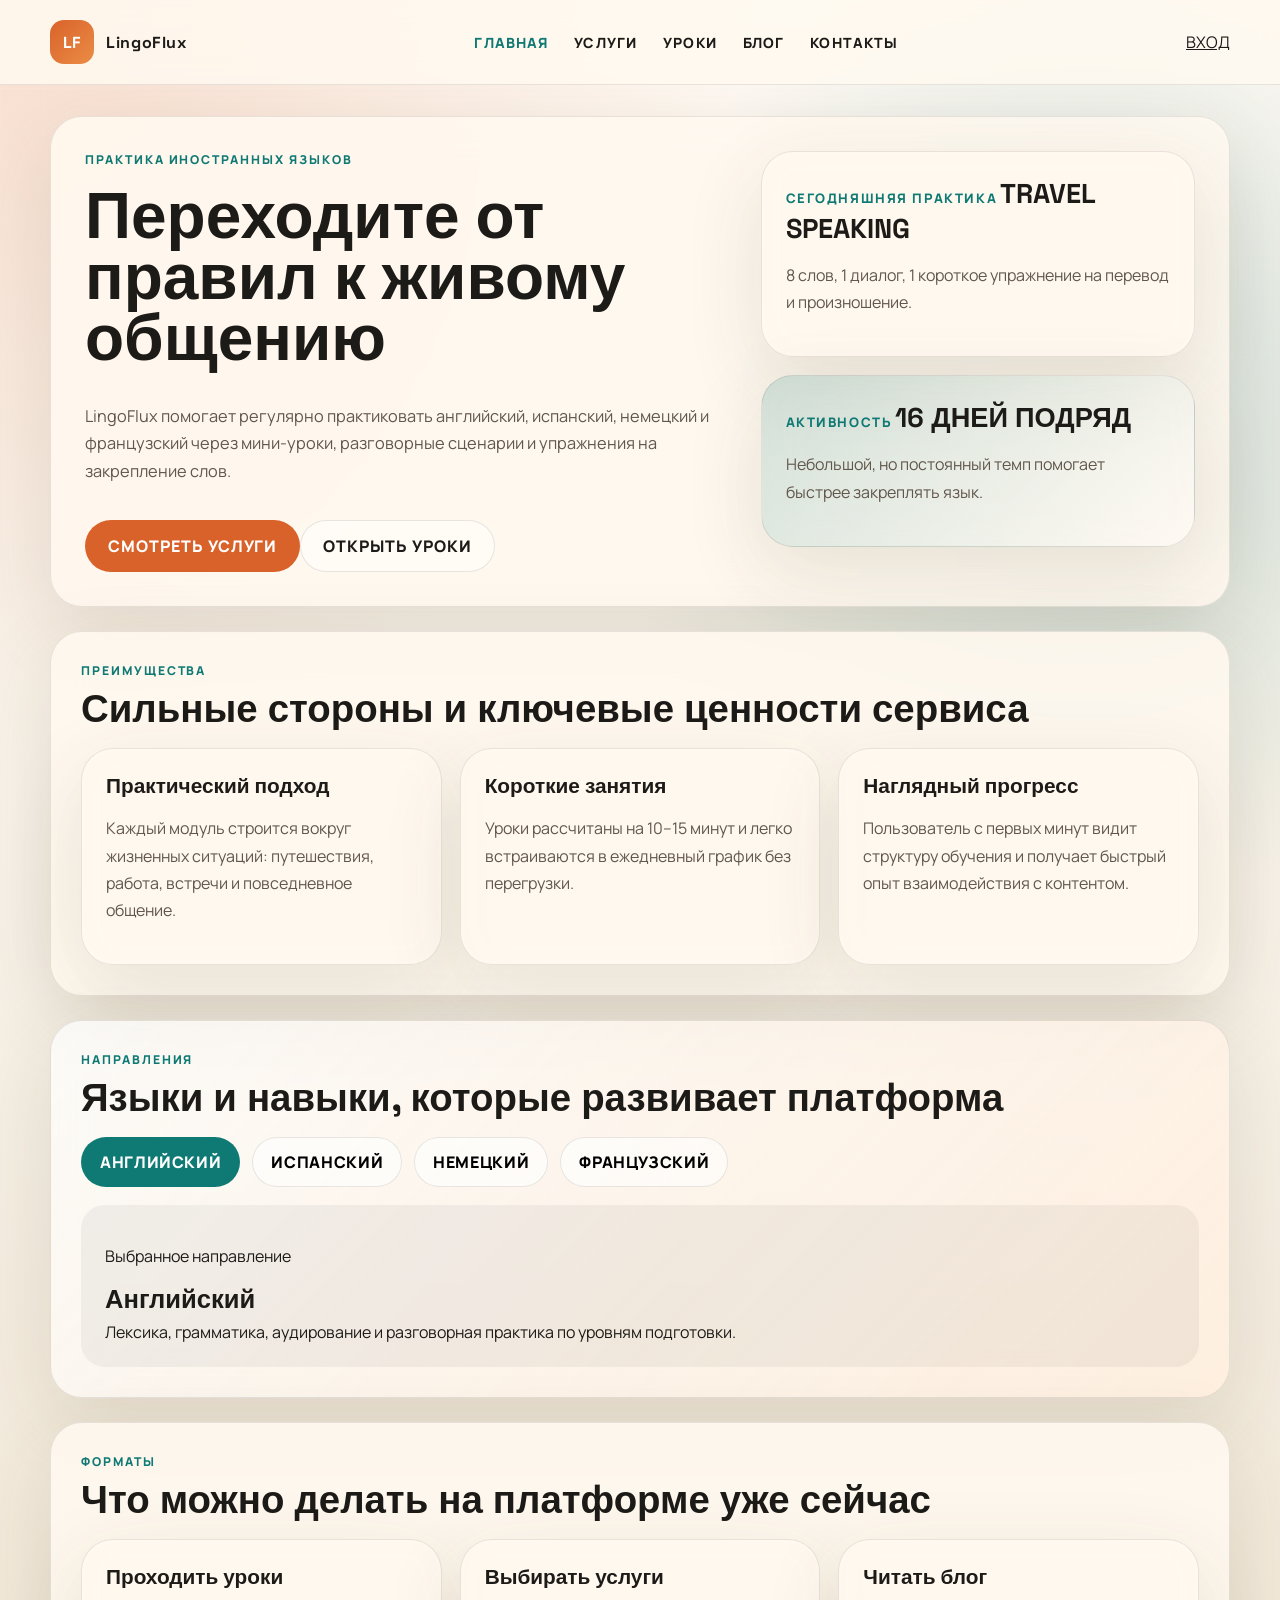
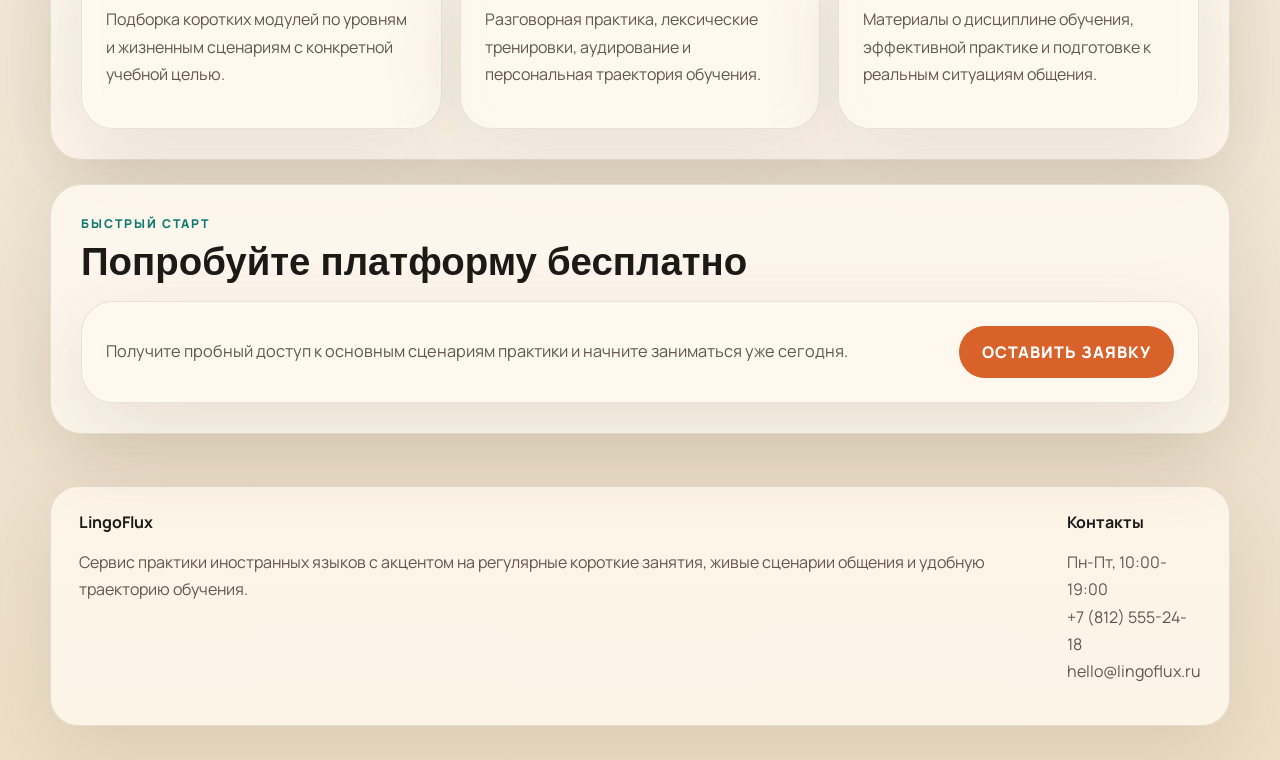
<file: index.html>
<!DOCTYPE html>
<html lang="ru">
<head>
  <meta charset="UTF-8">
  <meta name="viewport" content="width=device-width, initial-scale=1.0">
  <title>LingoFlux | Практика иностранных языков</title>
  <link rel="preconnect" href="https://fonts.googleapis.com">
  <link rel="preconnect" href="https://fonts.gstatic.com" crossorigin>
  <link href="https://fonts.googleapis.com/css2?family=Manrope:wght@400;500;700;800&family=Space+Grotesk:wght@500;700&display=swap" rel="stylesheet">
  <link rel="stylesheet" href="styles.css">
</head>
<body data-page="home">
  <div id="site-header"></div>

  <main class="page">
    <section class="hero-banner">
      <div class="hero-copy">
        <p class="eyebrow">ПРАКТИКА ИНОСТРАННЫХ ЯЗЫКОВ</p>
        <h1>Переходите от правил к живому общению</h1>
        <p class="lead">
          LingoFlux помогает регулярно практиковать английский, испанский, немецкий и французский
          через мини-уроки, разговорные сценарии и упражнения на закрепление слов.
        </p>
        <div class="action-row">
          <a class="button solid" href="services.html">СМОТРЕТЬ УСЛУГИ</a>
          <a class="button ghost" href="lessons.html">ОТКРЫТЬ УРОКИ</a>
        </div>
      </div>
      <div class="hero-visual">
        <div class="hero-card">
          <span>СЕГОДНЯШНЯЯ ПРАКТИКА</span>
          <strong>TRAVEL SPEAKING</strong>
          <p>8 слов, 1 диалог, 1 короткое упражнение на перевод и произношение.</p>
        </div>
        <div class="hero-card accent">
          <span>АКТИВНОСТЬ</span>
          <strong>16 ДНЕЙ ПОДРЯД</strong>
          <p>Небольшой, но постоянный темп помогает быстрее закреплять язык.</p>
        </div>
      </div>
    </section>

    <section class="section-block">
      <div class="section-heading">
        <p class="eyebrow">ПРЕИМУЩЕСТВА</p>
        <h2>Сильные стороны и ключевые ценности сервиса</h2>
      </div>
      <div class="card-grid">
        <article class="feature-card">
          <h3>Практический подход</h3>
          <p>Каждый модуль строится вокруг жизненных ситуаций: путешествия, работа, встречи и повседневное общение.</p>
        </article>
        <article class="feature-card">
          <h3>Короткие занятия</h3>
          <p>Уроки рассчитаны на 10–15 минут и легко встраиваются в ежедневный график без перегрузки.</p>
        </article>
        <article class="feature-card">
          <h3>Наглядный прогресс</h3>
          <p>Пользователь с первых минут видит структуру обучения и получает быстрый опыт взаимодействия с контентом.</p>
        </article>
      </div>
    </section>

    <section class="section-block tinted">
      <div class="section-heading">
        <p class="eyebrow">НАПРАВЛЕНИЯ</p>
        <h2>Языки и навыки, которые развивает платформа</h2>
      </div>
      <div class="language-wrap">
        <div class="pill-row">
          <button class="language-pill active" data-language="Английский">АНГЛИЙСКИЙ</button>
          <button class="language-pill" data-language="Испанский">ИСПАНСКИЙ</button>
          <button class="language-pill" data-language="Немецкий">НЕМЕЦКИЙ</button>
          <button class="language-pill" data-language="Французский">ФРАНЦУЗСКИЙ</button>
        </div>
        <div class="language-panel">
          <p>Выбранное направление</p>
          <strong id="language-output">Английский</strong>
          <span>Лексика, грамматика, аудирование и разговорная практика по уровням подготовки.</span>
        </div>
      </div>
    </section>

    <section class="section-block">
      <div class="section-heading">
        <p class="eyebrow">ФОРМАТЫ</p>
        <h2>Что можно делать на платформе уже сейчас</h2>
      </div>
      <div class="card-grid">
        <article class="feature-card">
          <h3>Проходить уроки</h3>
          <p>Подборка коротких модулей по уровням и жизненным сценариям с конкретной учебной целью.</p>
        </article>
        <article class="feature-card">
          <h3>Выбирать услуги</h3>
          <p>Разговорная практика, лексические тренировки, аудирование и персональная траектория обучения.</p>
        </article>
        <article class="feature-card">
          <h3>Читать блог</h3>
          <p>Материалы о дисциплине обучения, эффективной практике и подготовке к реальным ситуациям общения.</p>
        </article>
      </div>
    </section>

    <section class="section-block">
      <div class="section-heading">
        <p class="eyebrow">БЫСТРЫЙ СТАРТ</p>
        <h2>Попробуйте платформу бесплатно</h2>
      </div>
      <div class="cta-panel">
        <div>
          <p class="lead compact">Получите пробный доступ к основным сценариям практики и начните заниматься уже сегодня.</p>
        </div>
        <a class="button solid" href="contacts.html">ОСТАВИТЬ ЗАЯВКУ</a>
      </div>
    </section>
  </main>

  <div id="site-footer"></div>

  <script src="main.js"></script>
  <script src="home.js"></script>
</body>
</html>
</file>
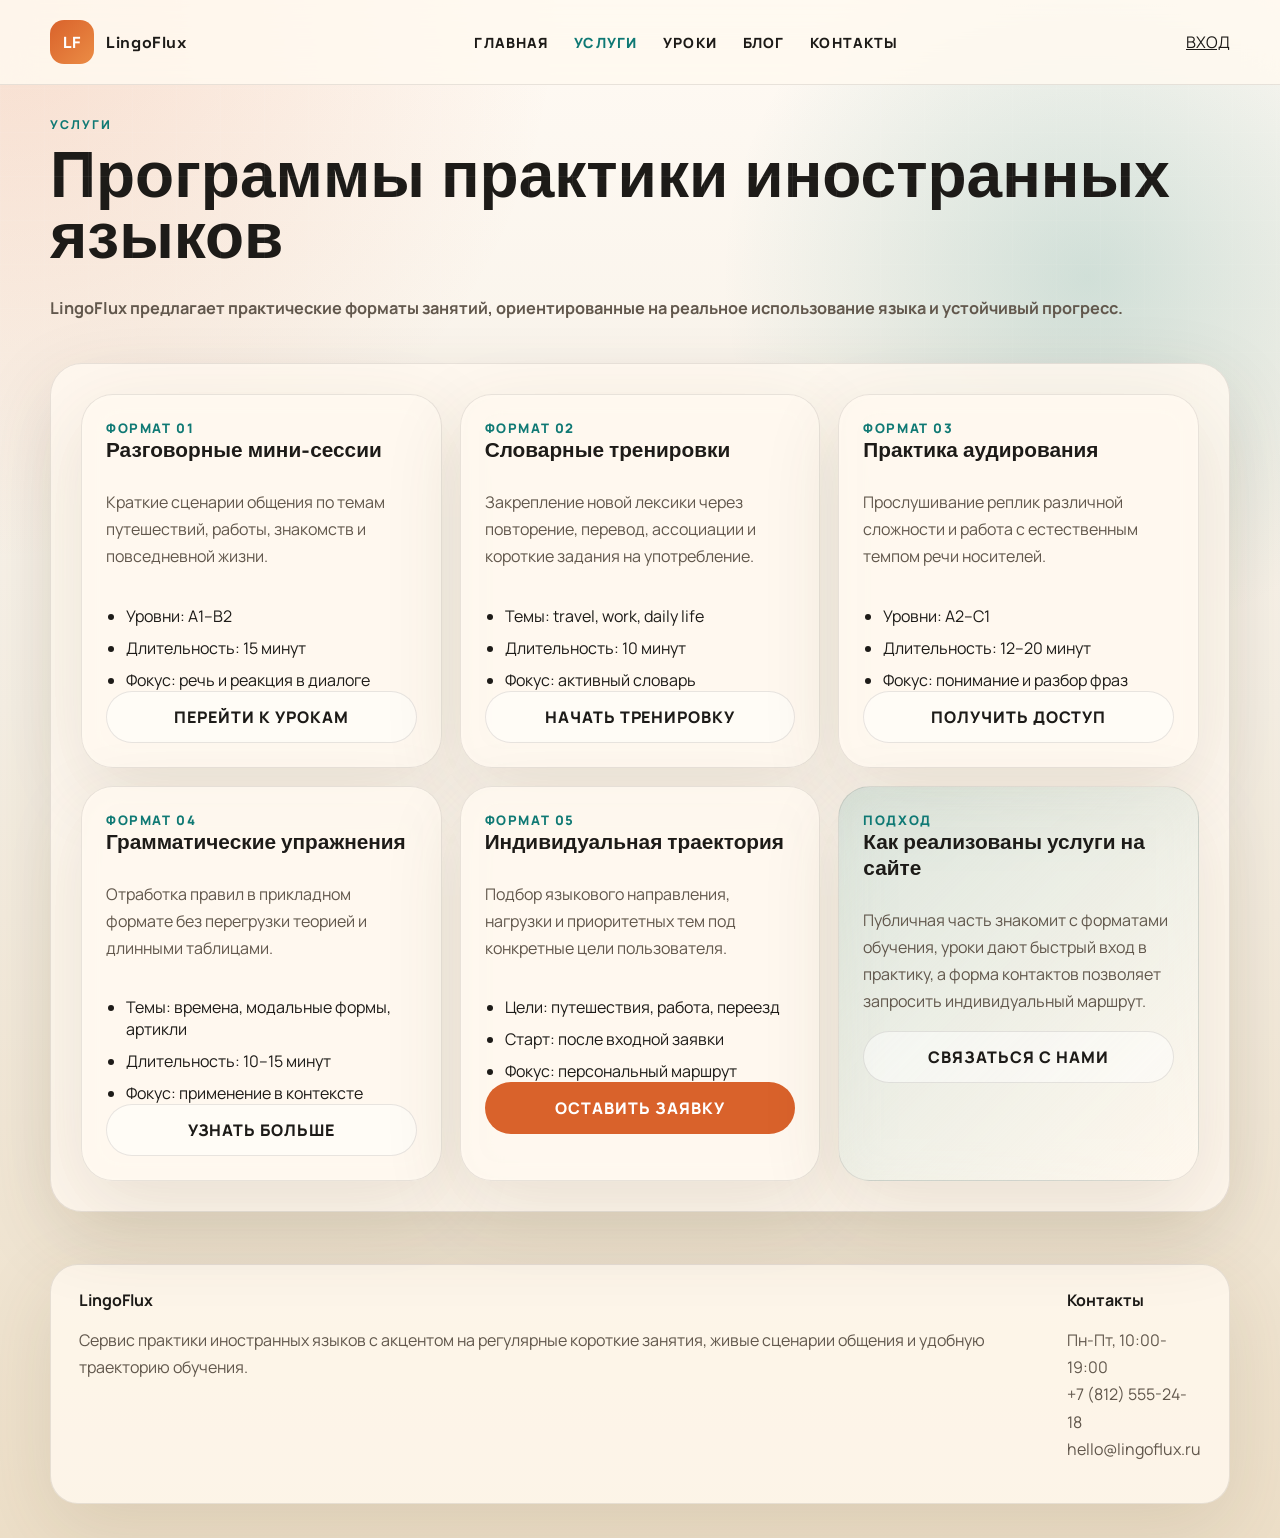
<file: services.html>
<!DOCTYPE html>
<html lang="ru">
<head>
  <meta charset="UTF-8">
  <meta name="viewport" content="width=device-width, initial-scale=1.0">
  <title>LingoFlux | Услуги</title>
  <link rel="preconnect" href="https://fonts.googleapis.com">
  <link rel="preconnect" href="https://fonts.gstatic.com" crossorigin>
  <link href="https://fonts.googleapis.com/css2?family=Manrope:wght@400;500;700;800&family=Space+Grotesk:wght@500;700&display=swap" rel="stylesheet">
  <link rel="stylesheet" href="styles.css">
</head>
<body data-page="services">
  <div id="site-header"></div>

  <main class="page">
    <section class="page-intro">
      <p class="eyebrow">УСЛУГИ</p>
      <h1>Программы практики иностранных языков</h1>
      <p class="lead"><strong>LingoFlux предлагает практические форматы занятий, ориентированные на реальное использование языка и устойчивый прогресс.</strong></p>
    </section>

    <section class="section-block">
      <div class="service-grid">
        <article class="service-item detailed">
          <span class="meta-text">ФОРМАТ 01</span>
          <h3>Разговорные мини-сессии</h3>
          <p>Краткие сценарии общения по темам путешествий, работы, знакомств и повседневной жизни.</p>
          <ul class="service-points">
            <li>Уровни: A1–B2</li>
            <li>Длительность: 15 минут</li>
            <li>Фокус: речь и реакция в диалоге</li>
          </ul>
          <a class="button ghost" href="lessons.html">ПЕРЕЙТИ К УРОКАМ</a>
        </article>
        <article class="service-item detailed">
          <span class="meta-text">ФОРМАТ 02</span>
          <h3>Словарные тренировки</h3>
          <p>Закрепление новой лексики через повторение, перевод, ассоциации и короткие задания на употребление.</p>
          <ul class="service-points">
            <li>Темы: travel, work, daily life</li>
            <li>Длительность: 10 минут</li>
            <li>Фокус: активный словарь</li>
          </ul>
          <a class="button ghost" href="lessons.html">НАЧАТЬ ТРЕНИРОВКУ</a>
        </article>
        <article class="service-item detailed">
          <span class="meta-text">ФОРМАТ 03</span>
          <h3>Практика аудирования</h3>
          <p>Прослушивание реплик различной сложности и работа с естественным темпом речи носителей.</p>
          <ul class="service-points">
            <li>Уровни: A2–C1</li>
            <li>Длительность: 12–20 минут</li>
            <li>Фокус: понимание и разбор фраз</li>
          </ul>
          <a class="button ghost" href="contacts.html">ПОЛУЧИТЬ ДОСТУП</a>
        </article>
        <article class="service-item detailed">
          <span class="meta-text">ФОРМАТ 04</span>
          <h3>Грамматические упражнения</h3>
          <p>Отработка правил в прикладном формате без перегрузки теорией и длинными таблицами.</p>
          <ul class="service-points">
            <li>Темы: времена, модальные формы, артикли</li>
            <li>Длительность: 10–15 минут</li>
            <li>Фокус: применение в контексте</li>
          </ul>
          <a class="button ghost" href="blog.html">УЗНАТЬ БОЛЬШЕ</a>
        </article>
        <article class="service-item detailed">
          <span class="meta-text">ФОРМАТ 05</span>
          <h3>Индивидуальная траектория</h3>
          <p>Подбор языкового направления, нагрузки и приоритетных тем под конкретные цели пользователя.</p>
          <ul class="service-points">
            <li>Цели: путешествия, работа, переезд</li>
            <li>Старт: после входной заявки</li>
            <li>Фокус: персональный маршрут</li>
          </ul>
          <a class="button solid" href="contacts.html">ОСТАВИТЬ ЗАЯВКУ</a>
        </article>
        <article class="service-item detailed service-highlight">
          <span class="meta-text">ПОДХОД</span>
          <h3>Как реализованы услуги на сайте</h3>
          <p>Публичная часть знакомит с форматами обучения, уроки дают быстрый вход в практику, а форма контактов позволяет запросить индивидуальный маршрут.</p>
          <a class="button ghost" href="contacts.html">СВЯЗАТЬСЯ С НАМИ</a>
        </article>
      </div>
    </section>
  </main>

  <div id="site-footer"></div>

  <script src="main.js"></script>
</body>
</html>
</file>
<file: styles.css>
:root {
  --bg: #f5efe4;
  --paper: rgba(255, 249, 239, 0.88);
  --paper-strong: #fffaf3;
  --text: #1d1b18;
  --muted: #61574c;
  --line: rgba(29, 27, 24, 0.1);
  --accent: #d9622b;
  --accent-dark: #b54a1a;
  --teal: #0f7974;
  --danger: #b53d2d;
  --shadow: 0 24px 80px rgba(77, 54, 26, 0.12);
  --radius-xl: 32px;
  --radius-lg: 24px;
}
* { box-sizing: border-box; }
html { scroll-behavior: smooth; }
body {
  margin: 0;
  font-family: "Manrope", sans-serif;
  color: var(--text);
  background:
    radial-gradient(circle at top left, rgba(217, 98, 43, 0.18), transparent 28%),
    radial-gradient(circle at 85% 18%, rgba(15, 121, 116, 0.18), transparent 22%),
    linear-gradient(180deg, #fffaf4 0%, var(--bg) 46%, #eddfc8 100%);
}
body::before {
  content: "";
  position: fixed;
  inset: 0;
  pointer-events: none;
  background-image:
    linear-gradient(rgba(255, 255, 255, 0.15) 1px, transparent 1px),
    linear-gradient(90deg, rgba(255, 255, 255, 0.15) 1px, transparent 1px);
  background-size: 44px 44px;
  mask-image: linear-gradient(180deg, rgba(0, 0, 0, 0.5), transparent);
}
img { max-width: 100%; display: block; }
a { color: inherit; }
button, input, textarea, select { font: inherit; }
.page, .site-header-inner, .site-footer-inner { width: min(1180px, calc(100% - 28px)); margin: 0 auto; }
.page { padding: 116px 0 52px; }
.narrow-page { width: min(900px, calc(100% - 28px)); }
.site-header {
  position: fixed;
  inset: 0 0 auto;
  z-index: 30;
  backdrop-filter: blur(16px);
  background: rgba(255, 249, 240, 0.84);
  border-bottom: 1px solid var(--line);
}
.site-header-inner, .menu-links, .brand, .action-row, .pill-row, .file-row, .card-actions { display: flex; }
.site-header-inner {
  align-items: center;
  justify-content: space-between;
  gap: 18px;
  min-height: 84px;
}
.brand { align-items: center; gap: 12px; text-decoration: none; }
.brand-mark {
  width: 44px;
  height: 44px;
  display: grid;
  place-items: center;
  border-radius: 14px;
  color: #fff;
  font-family: "Space Grotesk", sans-serif;
  font-weight: 700;
  background: linear-gradient(135deg, var(--accent), #eb8c45);
}
.brand-text, h1, h2, h3, .hero-card strong, .language-panel strong { font-family: "Space Grotesk", sans-serif; }
.brand-text { font-weight: 700; letter-spacing: 0.04em; }
.menu-links { align-items: center; gap: 26px; }
.menu-links a, .menu-links button.link-button {
  text-decoration: none;
  text-transform: uppercase;
  font-size: 0.88rem;
  font-weight: 800;
  letter-spacing: 0.08em;
  color: var(--text);
  background: none;
  border: 0;
  cursor: pointer;
  padding: 0;
}
.menu-links a.active { color: var(--teal); }
.header-controls { display: flex; align-items: center; gap: 12px; }
.menu-toggle {
  display: none;
  width: 44px;
  height: 44px;
  border-radius: 14px;
  border: 1px solid var(--line);
  background: rgba(255, 255, 255, 0.54);
  cursor: pointer;
}
.menu-toggle span, .menu-toggle::before, .menu-toggle::after {
  content: "";
  display: block;
  width: 18px;
  height: 2px;
  margin: 0 auto;
  background: var(--text);
  transition: transform 180ms ease, opacity 180ms ease;
}
.menu-toggle::before { transform: translateY(-5px); }
.menu-toggle::after { transform: translateY(5px); }
.menu-toggle.open::before { transform: translateY(2px) rotate(45deg); }
.menu-toggle.open span { opacity: 0; }
.menu-toggle.open::after { transform: translateY(-2px) rotate(-45deg); }
.hero-banner, .section-block, .hero-card, .feature-card, .service-item, .blog-card, .form-card, .contact-info, .request-card, .article-shell, .cta-panel, .lesson-card, .submission-card, .attachment-preview, .file-box {
  border: 1px solid var(--line);
  border-radius: var(--radius-xl);
  background: var(--paper);
  box-shadow: var(--shadow);
  backdrop-filter: blur(18px);
}
.hero-banner {
  display: grid;
  grid-template-columns: 1.2fr 0.8fr;
  gap: 24px;
  padding: 34px;
}
.hero-copy, .hero-visual { display: grid; gap: 18px; }
.hero-visual { align-content: start; }
.eyebrow {
  margin: 0;
  color: var(--teal);
  text-transform: uppercase;
  letter-spacing: 0.16em;
  font-size: 0.76rem;
  font-weight: 800;
}
h1 { margin: 0; font-size: clamp(2.7rem, 5vw, 5rem); line-height: 0.95; }
h2 { margin: 0; font-size: clamp(1.9rem, 3vw, 3rem); line-height: 1.02; }
h3 { margin: 0 0 10px; font-size: 1.3rem; }
.lead, .feature-card p, .hero-card p, .service-item p, .blog-card p, .form-note, .contact-info li, .article-body, .request-card p, .lesson-card p, .submission-card p, .attachment-preview p, .file-box p, .preview-stack p {
  color: var(--muted);
  line-height: 1.7;
}
.lead { font-size: 1.02rem; }
.lead.compact { margin: 0; }
.button {
  display: inline-flex;
  align-items: center;
  justify-content: center;
  border-radius: 999px;
  padding: 14px 22px;
  text-decoration: none;
  font-weight: 800;
  text-transform: uppercase;
  letter-spacing: 0.06em;
  border: 1px solid transparent;
  cursor: pointer;
  transition: transform 180ms ease, background 180ms ease;
}
.button:hover { transform: translateY(-2px); }
.button.solid { background: var(--accent); color: #fff; }
.button.solid:hover { background: var(--accent-dark); }
.button.ghost { background: rgba(255, 255, 255, 0.48); border-color: var(--line); }
.button:disabled { cursor: not-allowed; opacity: 0.55; transform: none; }
.hero-card, .feature-card, .service-item, .blog-card, .request-card, .contact-info, .article-shell, .cta-panel, .form-card, .lesson-card, .submission-card, .attachment-preview, .file-box { padding: 24px; }
.hero-card.accent { background: linear-gradient(135deg, rgba(15, 121, 116, 0.18), rgba(255, 250, 243, 0.86)); }
.hero-card span, .meta-text, .meta-inline {
  font-size: 0.82rem;
  text-transform: uppercase;
  letter-spacing: 0.12em;
  color: var(--teal);
  font-weight: 800;
}
.hero-card strong { font-size: 1.7rem; }
.section-block { margin-top: 24px; padding: 30px; }
.section-block.tinted { background: linear-gradient(135deg, rgba(255, 255, 255, 0.7), rgba(255, 239, 223, 0.88)); }
.section-heading { display: grid; gap: 10px; margin-bottom: 20px; }
.card-grid, .blog-grid, .request-grid, .service-list, .service-grid, .lessons-grid { display: grid; gap: 18px; }
.card-grid { grid-template-columns: repeat(3, minmax(0, 1fr)); }
.service-list, .request-grid, .lessons-grid { grid-template-columns: repeat(2, minmax(0, 1fr)); }
.blog-grid { grid-template-columns: repeat(3, minmax(0, 1fr)); }
.service-grid { grid-template-columns: repeat(3, minmax(0, 1fr)); }
.language-wrap { display: grid; gap: 18px; }
.pill-row { flex-wrap: wrap; gap: 12px; }
.language-pill {
  border: 1px solid var(--line);
  background: rgba(255, 255, 255, 0.58);
  border-radius: 999px;
  padding: 13px 18px;
  font-weight: 800;
  letter-spacing: 0.04em;
  cursor: pointer;
}
.language-pill.active { background: var(--teal); border-color: transparent; color: #fff; }
.language-panel {
  padding: 24px;
  border-radius: var(--radius-lg);
  background: rgba(29, 27, 24, 0.05);
}
.language-panel strong { display: block; margin: 10px 0 6px; font-size: 1.6rem; }
.cta-panel { display: flex; justify-content: space-between; align-items: center; gap: 18px; }
.page-intro { display: grid; gap: 12px; margin-bottom: 12px; }
.contact-layout { display: grid; grid-template-columns: 0.9fr 1.1fr; gap: 24px; }
.plain-list, .service-points {
  padding-left: 20px;
  margin: 18px 0 0;
  display: grid;
  gap: 10px;
}
.plain-list { list-style: none; padding-left: 0; }
.form-card { display: grid; gap: 16px; }
.form-card label { display: grid; gap: 8px; }
.form-card span { font-weight: 700; }
.form-card input, .form-card textarea, .form-card select {
  width: 100%;
  padding: 14px 16px;
  border-radius: 16px;
  border: 1px solid rgba(29, 27, 24, 0.14);
  background: rgba(255, 255, 255, 0.82);
}
.field-error {
  margin: -6px 0 0;
  color: var(--danger);
  font-size: 0.9rem;
  font-weight: 700;
}
.compact-form { max-width: 520px; }
.auth-page { display: grid; align-items: center; min-height: 100vh; }
.auth-block { max-width: 700px; margin: 0 auto; }
.blog-card, .lesson-card { display: grid; gap: 12px; }
.blog-card { grid-template-rows: auto auto 1fr auto; }
.blog-thumb {
  aspect-ratio: 16 / 9;
  border-radius: 18px;
  object-fit: cover;
  background: linear-gradient(135deg, rgba(217, 98, 43, 0.16), rgba(15, 121, 116, 0.12));
}
.article-shell img, .article-shell .blog-thumb { margin: 18px 0; }
.article-body h1, .article-body h2, .article-body h3 { margin-top: 24px; font-size: 1.5rem; }
.article-body p, .article-body li { color: var(--muted); line-height: 1.8; }
.article-body ul { padding-left: 20px; }
.lesson-top { display: flex; justify-content: space-between; gap: 12px; align-items: center; }
.lesson-chip {
  padding: 8px 12px;
  border-radius: 999px;
  background: rgba(15, 121, 116, 0.1);
  color: var(--teal);
  font-size: 0.84rem;
  font-weight: 800;
}
.detailed { display: grid; align-content: start; }
.service-highlight { background: linear-gradient(135deg, rgba(15, 121, 116, 0.14), rgba(255, 248, 238, 0.92)); }
.form-actions, .card-actions { gap: 12px; flex-wrap: wrap; }
.preview-stack, .submission-card, .attachment-preview { display: grid; gap: 8px; }
.file-row { align-items: center; gap: 14px; flex-wrap: wrap; }
.file-button { width: fit-content; }
.modal.hidden, .hidden { display: none; }
.modal {
  position: fixed;
  inset: 0;
  z-index: 50;
}
.modal-backdrop {
  position: absolute;
  inset: 0;
  background: rgba(11, 17, 20, 0.54);
}
.modal-panel {
  position: relative;
  width: min(760px, calc(100% - 24px));
  max-height: calc(100vh - 48px);
  overflow: auto;
  margin: 24px auto;
  padding: 26px;
  border-radius: 28px;
  background: var(--paper-strong);
  box-shadow: var(--shadow);
}
.modal-close {
  position: absolute;
  top: 14px;
  right: 14px;
  border: 0;
  background: rgba(29, 27, 24, 0.06);
  width: 40px;
  height: 40px;
  border-radius: 999px;
  font-size: 1.5rem;
  cursor: pointer;
}
.site-footer { padding: 0 0 34px; }
.site-footer-inner {
  display: flex;
  justify-content: space-between;
  gap: 18px;
  padding: 24px 28px;
  border: 1px solid var(--line);
  border-radius: 28px;
  background: rgba(255, 248, 238, 0.84);
  box-shadow: var(--shadow);
}
.footer-note { color: var(--muted); line-height: 1.7; }
.empty-state {
  padding: 28px;
  border-radius: var(--radius-lg);
  background: rgba(29, 27, 24, 0.04);
  color: var(--muted);
}
@media (max-width: 980px) {
  .hero-banner, .contact-layout, .cta-panel, .site-footer-inner {
    grid-template-columns: 1fr;
    flex-direction: column;
    align-items: stretch;
  }
  .card-grid, .service-list, .blog-grid, .request-grid, .service-grid, .lessons-grid { grid-template-columns: 1fr 1fr; }
}
@media (max-width: 760px) {
  .menu-toggle { display: block; }
  .menu-links {
    position: absolute;
    left: 14px;
    right: 14px;
    top: calc(100% + 10px);
    display: none;
    flex-direction: column;
    align-items: flex-start;
    gap: 16px;
    padding: 20px;
    border-radius: 24px;
    background: rgba(255, 250, 244, 0.96);
    border: 1px solid var(--line);
    box-shadow: var(--shadow);
  }
  .menu-links.open { display: flex; }
  .hero-banner, .section-block { padding: 22px; }
  .hero-banner { grid-template-columns: 1fr; }
  .card-grid, .service-list, .blog-grid, .request-grid, .service-grid, .lessons-grid { grid-template-columns: 1fr; }
  .page { width: min(100% - 18px, 100%); padding-top: 102px; }
  .action-row, .file-row, .card-actions { flex-direction: column; align-items: stretch; }
}
</file>
